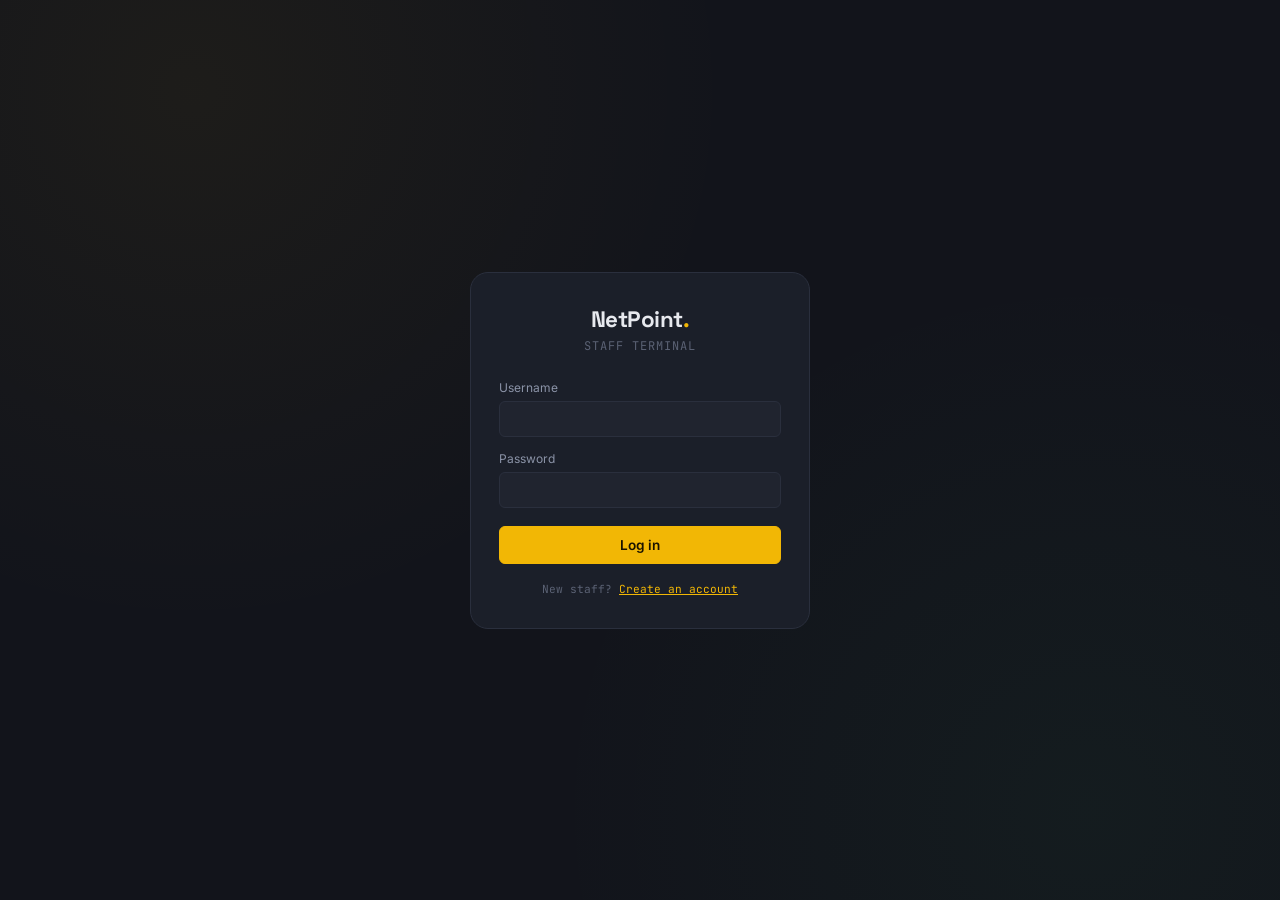
<file: index.html>
<!DOCTYPE html>
<html lang="en">
<head>
  <meta charset="UTF-8">
  <meta http-equiv="refresh" content="0; url=login.html">
  <title>NetPoint Café</title>
</head>
<body>
  <p>Redirecting to <a href="login.html">login</a>…</p>
</body>
</html>
</file>
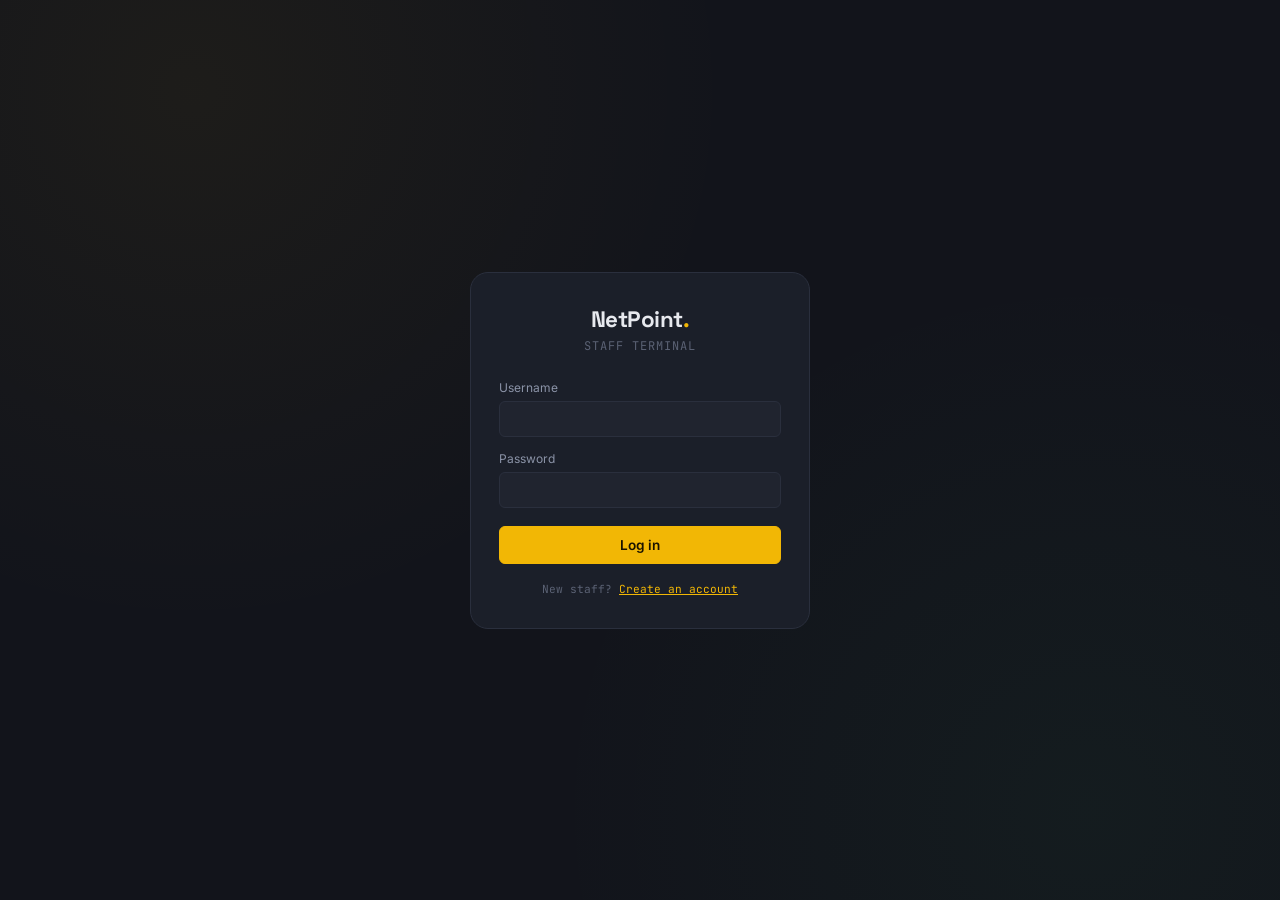
<file: dashboard.html>
<!DOCTYPE html>
<html lang="en">
<head>
<meta charset="UTF-8">
<meta name="viewport" content="width=device-width, initial-scale=1.0">
<title>NetPoint Café — Dashboard</title>
<link rel="preconnect" href="https://fonts.googleapis.com">
<link href="https://fonts.googleapis.com/css2?family=Space+Grotesk:wght@500;700&family=Inter:wght@400;500;600&family=JetBrains+Mono:wght@400;500&display=swap" rel="stylesheet">
<link rel="stylesheet" href="css/style.css">
</head>
<body>

  <div class="topbar">
    <div class="brand">
      <div class="brand-mark">NetPoint<span>.</span></div>
      <span class="brand-sub">Rental Console</span>
    </div>
    <div class="nav-tabs">
      <button class="active">Dashboard</button>
      <button onclick="window.location.href='manage.html'">Manage</button>
      <button onclick="window.location.href='pos.html'">POS</button>
    </div>
    <div class="user-chip">
      <span class="user-name">Signed in as <strong id="staffName">—</strong></span>
      <button class="logout-btn" id="logoutBtn">Log out</button>
    </div>
  </div>

  <main>
    <section>
      <div class="section-head">
        <h2>Stations</h2>
        <span class="section-count" id="stationCount"></span>
      </div>
      <div class="station-grid" id="stationGrid">
        <p class="state-msg">Loading stations…</p>
      </div>
    </section>

    <section>
      <div class="section-head">
        <h2>Recent Rentals</h2>
        <span class="section-count" id="historyCount"></span>
      </div>
      <table class="history-table">
        <thead>
          <tr>
            <th>Code</th>
            <th>PC</th>
            <th>Time In</th>
            <th>Time Out</th>
            <th>Duration</th>
            <th>Total</th>
            <th>Status</th>
          </tr>
        </thead>
        <tbody id="historyBody">
          <tr class="empty-row"><td colspan="7">Loading…</td></tr>
        </tbody>
      </table>
    </section>
  </main>

  <!-- Rent modal -->
  <div class="modal-overlay" id="rentModal" hidden>
    <div class="modal">
      <h3 id="rentModalTitle">Start Rental</h3>
      <p class="modal-sub" id="rentModalSub"></p>
      <div class="field">
        <label for="customerSelect">Customer (optional)</label>
        <select id="customerSelect">
          <option value="">Walk-in / no account</option>
        </select>
      </div>
      <div class="modal-actions">
        <button class="btn" id="rentCancelBtn">Cancel</button>
        <button class="btn btn-primary" id="rentConfirmBtn">Start Rental</button>
      </div>
    </div>
  </div>

  <!-- Checkout modal -->
  <div class="modal-overlay" id="checkoutModal" hidden>
    <div class="modal">
      <h3>End Rental</h3>
      <p class="modal-sub" id="checkoutModalSub">Confirm to check out and calculate the bill.</p>
      <div class="receipt" id="checkoutReceipt" style="display:none;"></div>
      <div class="modal-actions">
        <button class="btn" id="checkoutCancelBtn">Cancel</button>
        <button class="btn btn-primary" id="checkoutConfirmBtn">End Rental</button>
      </div>
    </div>
  </div>

  <div class="toast" id="toast"></div>

  <script src="js/dashboard.js"></script>
</body>
</html>
</file>
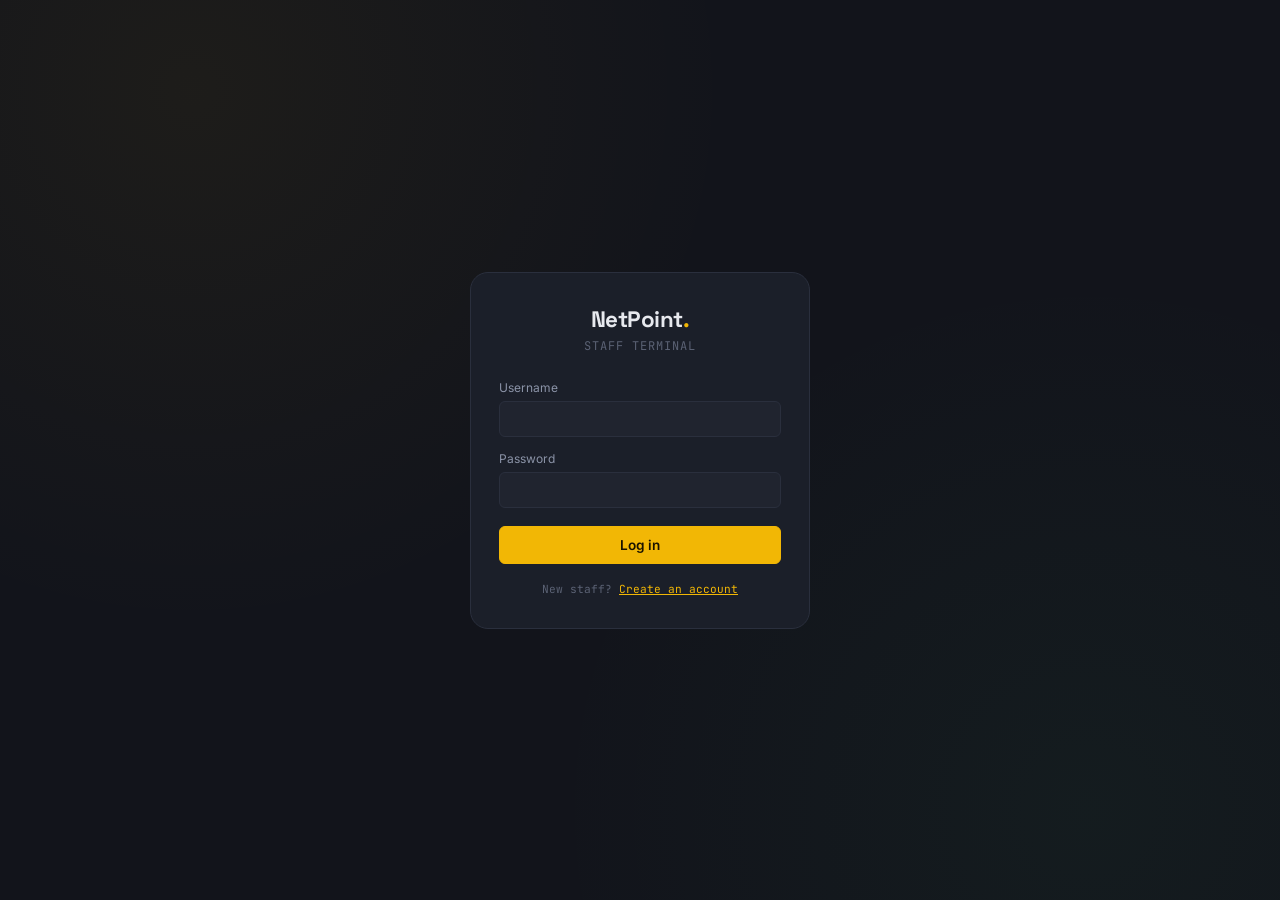
<file: login.html>
<!DOCTYPE html>
<html lang="en">
<head>
<meta charset="UTF-8">
<meta name="viewport" content="width=device-width, initial-scale=1.0">
<title>NetPoint Café — Staff Login</title>
<link rel="preconnect" href="https://fonts.googleapis.com">
<link href="https://fonts.googleapis.com/css2?family=Space+Grotesk:wght@500;700&family=Inter:wght@400;500;600&family=JetBrains+Mono:wght@400;500&display=swap" rel="stylesheet">
<link rel="stylesheet" href="css/style.css">
<style>
  body { display: flex; align-items: center; justify-content: center; }
  .login-card {
    width: 340px;
    background: var(--bg-elevated);
    border: 1px solid var(--border);
    border-radius: var(--radius-lg);
    padding: 32px 28px;
  }
  .login-mark { text-align: center; margin-bottom: 26px; }
  .login-mark .brand-mark { font-size: 1.4rem; }
  .login-mark .brand-sub { display: block; margin-top: 4px; }
  .login-error {
    background: var(--status-occupied-bg);
    color: var(--status-occupied);
    font-size: 0.8rem;
    padding: 10px 12px;
    border-radius: var(--radius-sm);
    margin-bottom: 14px;
    display: none;
  }
  .login-error.show { display: block; }
  .login-btn { width: 100%; margin-top: 4px; }
  .login-hint {
    text-align: center;
    margin-top: 18px;
    font-size: 0.7rem;
    font-family: var(--font-mono);
    color: var(--text-faint);
  }
</style>
</head>
<body>

  <div class="login-card">
    <div class="login-mark">
      <div class="brand-mark">NetPoint<span>.</span></div>
      <span class="brand-sub">Staff Terminal</span>
    </div>

    <div class="login-error" id="loginError"></div>

    <form id="loginForm">
      <div class="field">
        <label for="username">Username</label>
        <input type="text" id="username" autocomplete="username" required>
      </div>
      <div class="field">
        <label for="password">Password</label>
        <input type="password" id="password" autocomplete="current-password" required>
      </div>
      <button type="submit" class="btn btn-primary login-btn" id="loginBtn">Log in</button>
    </form>

    <div class="login-hint">New staff? <a href="signup.html" style="color:var(--accent);">Create an account</a></div>
  </div>

  <script src="js/login.js"></script>
</body>
</html>
</file>
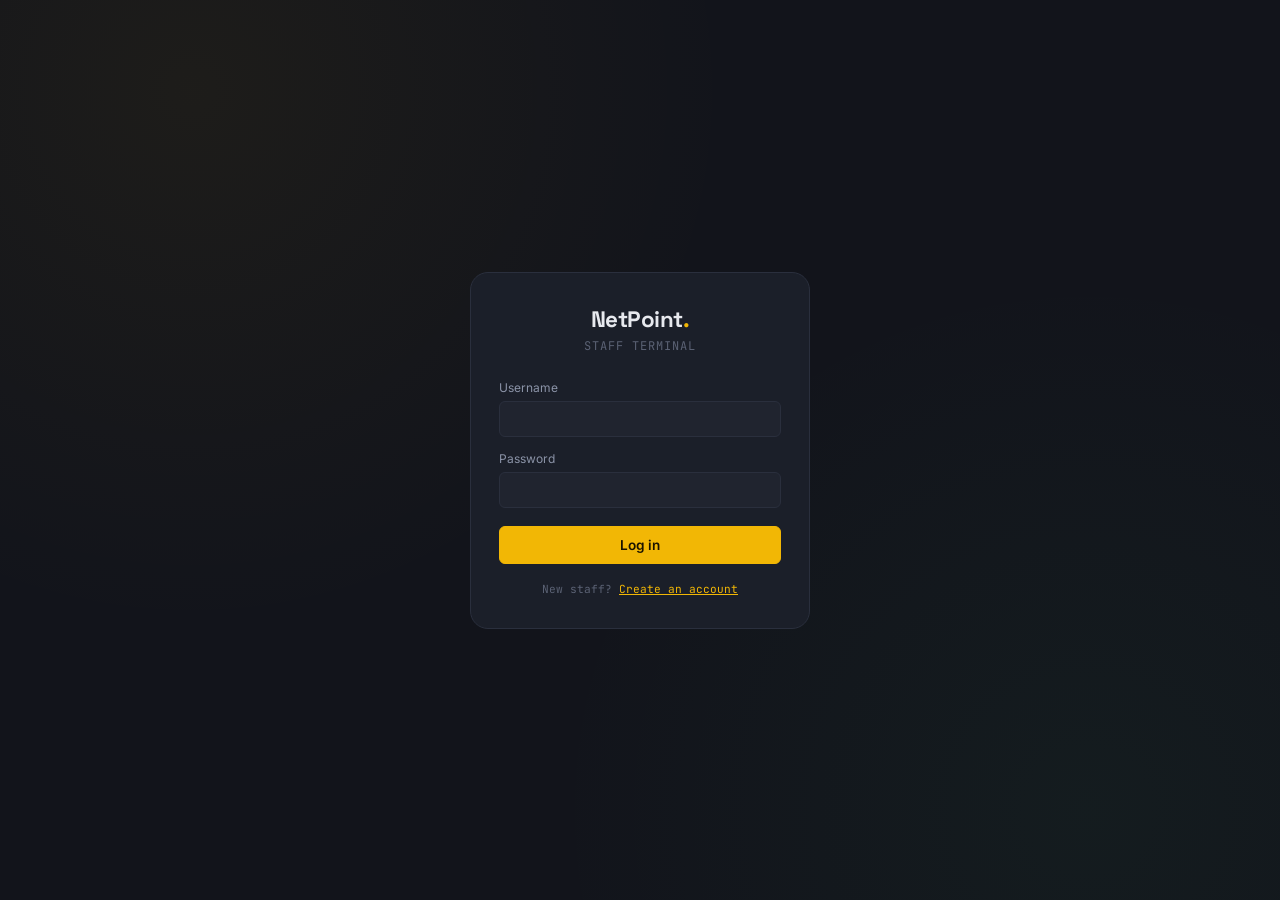
<file: manage.html>
<!DOCTYPE html>
<html lang="en">
<head>
<meta charset="UTF-8">
<meta name="viewport" content="width=device-width, initial-scale=1.0">
<title>NetPoint Café — Manage</title>
<link rel="preconnect" href="https://fonts.googleapis.com">
<link href="https://fonts.googleapis.com/css2?family=Space+Grotesk:wght@500;700&family=Inter:wght@400;500;600&family=JetBrains+Mono:wght@400;500&display=swap" rel="stylesheet">
<link rel="stylesheet" href="css/style.css">
<style>
  .manage-tabs {
    display: flex;
    gap: 4px;
    background: var(--bg-elevated);
    padding: 4px;
    border-radius: var(--radius-md);
    border: 1px solid var(--border);
    width: fit-content;
    margin-bottom: 24px;
  }
  .manage-tabs button {
    background: transparent; border: none; color: var(--text-muted);
    padding: 8px 18px; border-radius: var(--radius-sm); font-size: 0.875rem; cursor: pointer;
  }
  .manage-tabs button.active { background: var(--surface-hover); color: var(--accent); }
  .add-btn {
    background: var(--accent); border: 1px solid var(--accent); color: #1A1300;
    font-weight: 600; padding: 9px 16px; border-radius: var(--radius-sm);
    font-size: 0.85rem; cursor: pointer;
  }
  .add-btn:hover { background: #FFC61A; }
  .data-table { width: 100%; border-collapse: collapse; font-size: 0.8125rem; }
  .data-table th {
    text-align: left; font-family: var(--font-mono); font-size: 0.7rem; text-transform: uppercase;
    letter-spacing: 0.06em; color: var(--text-faint); padding: 10px 14px; border-bottom: 1px solid var(--border);
  }
  .data-table td { padding: 12px 14px; border-bottom: 1px solid var(--border); color: var(--text-muted); }
  .data-table td.mono { font-family: var(--font-mono); color: var(--text-primary); }
  .data-table tr:hover td { background: var(--surface); }
  .row-actions { display: flex; gap: 6px; }
  .row-actions button {
    background: transparent; border: 1px solid var(--border); color: var(--text-muted);
    padding: 5px 10px; border-radius: var(--radius-sm); font-size: 0.75rem; cursor: pointer;
  }
  .row-actions .edit-btn:hover { border-color: var(--accent); color: var(--accent); }
  .row-actions .delete-btn:hover { border-color: var(--status-occupied); color: var(--status-occupied); }
  .tiny-status {
    font-family: var(--font-mono); font-size: 0.7rem; padding: 2px 8px; border-radius: 20px;
  }
  .tiny-status.status-Available { color: var(--status-available); background: var(--status-available-bg); }
  .tiny-status.status-Occupied { color: var(--status-occupied); background: var(--status-occupied-bg); }
  .tiny-status.status-Maintenance { color: var(--status-maintenance); background: var(--status-maintenance-bg); }
</style>
</head>
<body>

  <div class="topbar">
    <div class="brand">
      <div class="brand-mark">NetPoint<span>.</span></div>
      <span class="brand-sub">Manage</span>
    </div>
    <div class="nav-tabs">
      <button onclick="window.location.href='dashboard.html'">Dashboard</button>
      <button class="active">Manage</button>
      <button onclick="window.location.href='pos.html'">POS</button>
    </div>
    <div class="user-chip">
      <span class="user-name">Signed in as <strong id="staffName">—</strong></span>
      <button class="logout-btn" id="logoutBtn">Log out</button>
    </div>
  </div>

  <main>
    <div class="manage-tabs">
      <button id="tabComputers" class="active">Computers</button>
      <button id="tabCustomers">Customers</button>
    </div>

    <!-- Computers panel -->
    <section id="panelComputers">
      <div class="section-head">
        <h2>Computers</h2>
        <button class="add-btn" id="addComputerBtn">+ Add Computer</button>
      </div>
      <table class="data-table">
        <thead>
          <tr><th>Number</th><th>Name</th><th>Specs</th><th>Rate/hr</th><th>Status</th><th></th></tr>
        </thead>
        <tbody id="computersBody">
          <tr class="empty-row"><td colspan="6">Loading…</td></tr>
        </tbody>
      </table>
    </section>

    <!-- Customers panel -->
    <section id="panelCustomers" style="display:none;">
      <div class="section-head">
        <h2>Customers</h2>
        <button class="add-btn" id="addCustomerBtn">+ Add Customer</button>
      </div>
      <table class="data-table">
        <thead>
          <tr><th>Name</th><th>Contact</th><th>Email</th><th>Wallet</th><th></th></tr>
        </thead>
        <tbody id="customersBody">
          <tr class="empty-row"><td colspan="5">Loading…</td></tr>
        </tbody>
      </table>
    </section>
  </main>

  <!-- Computer add/edit modal -->
  <div class="modal-overlay" id="computerModal" hidden>
    <div class="modal">
      <h3 id="computerModalTitle">Add Computer</h3>
      <p class="modal-sub">Station details</p>
      <div class="field"><label>Computer Number</label><input type="text" id="cf_number" placeholder="PC-11"></div>
      <div class="field"><label>Display Name</label><input type="text" id="cf_name" placeholder="Station 11"></div>
      <div class="field"><label>Specifications</label><input type="text" id="cf_specs" placeholder="Intel i5, 8GB RAM"></div>
      <div class="field"><label>Hourly Rate</label><input type="number" id="cf_rate" step="0.01" min="0" placeholder="20.00"></div>
      <div class="field">
        <label>Status</label>
        <select id="cf_status">
          <option value="Available">Available</option>
          <option value="Occupied">Occupied</option>
          <option value="Maintenance">Maintenance</option>
        </select>
      </div>
      <div class="modal-actions">
        <button class="btn" id="computerCancelBtn">Cancel</button>
        <button class="btn btn-primary" id="computerSaveBtn">Save</button>
      </div>
    </div>
  </div>

  <!-- Customer add/edit modal -->
  <div class="modal-overlay" id="customerModal" hidden>
    <div class="modal">
      <h3 id="customerModalTitle">Add Customer</h3>
      <p class="modal-sub">Customer details</p>
      <div class="field"><label>Full Name</label><input type="text" id="cu_name" placeholder="Jose Rizal"></div>
      <div class="field"><label>Contact Number</label><input type="text" id="cu_contact" placeholder="09171234567"></div>
      <div class="field"><label>Email</label><input type="email" id="cu_email" placeholder="jose@example.com"></div>
      <div class="modal-actions">
        <button class="btn" id="customerCancelBtn">Cancel</button>
        <button class="btn btn-primary" id="customerSaveBtn">Save</button>
      </div>
    </div>
  </div>

  <!-- Wallet load modal -->
  <div class="modal-overlay" id="walletModal" hidden>
    <div class="modal">
      <h3>Load Wallet</h3>
      <p class="modal-sub" id="walletModalSub"></p>
      <div class="field"><label>Amount to add</label><input type="number" id="wf_amount" step="0.01" min="0.01" placeholder="100.00"></div>
      <div class="field"><label>Note (optional)</label><input type="text" id="wf_note" placeholder="Counter top-up"></div>
      <div class="modal-actions">
        <button class="btn" id="walletCancelBtn">Cancel</button>
        <button class="btn btn-primary" id="walletSaveBtn">Load</button>
      </div>
    </div>
  </div>

  <div class="toast" id="toast"></div>

  <script src="js/manage.js"></script>
</body>
</html>
</file>
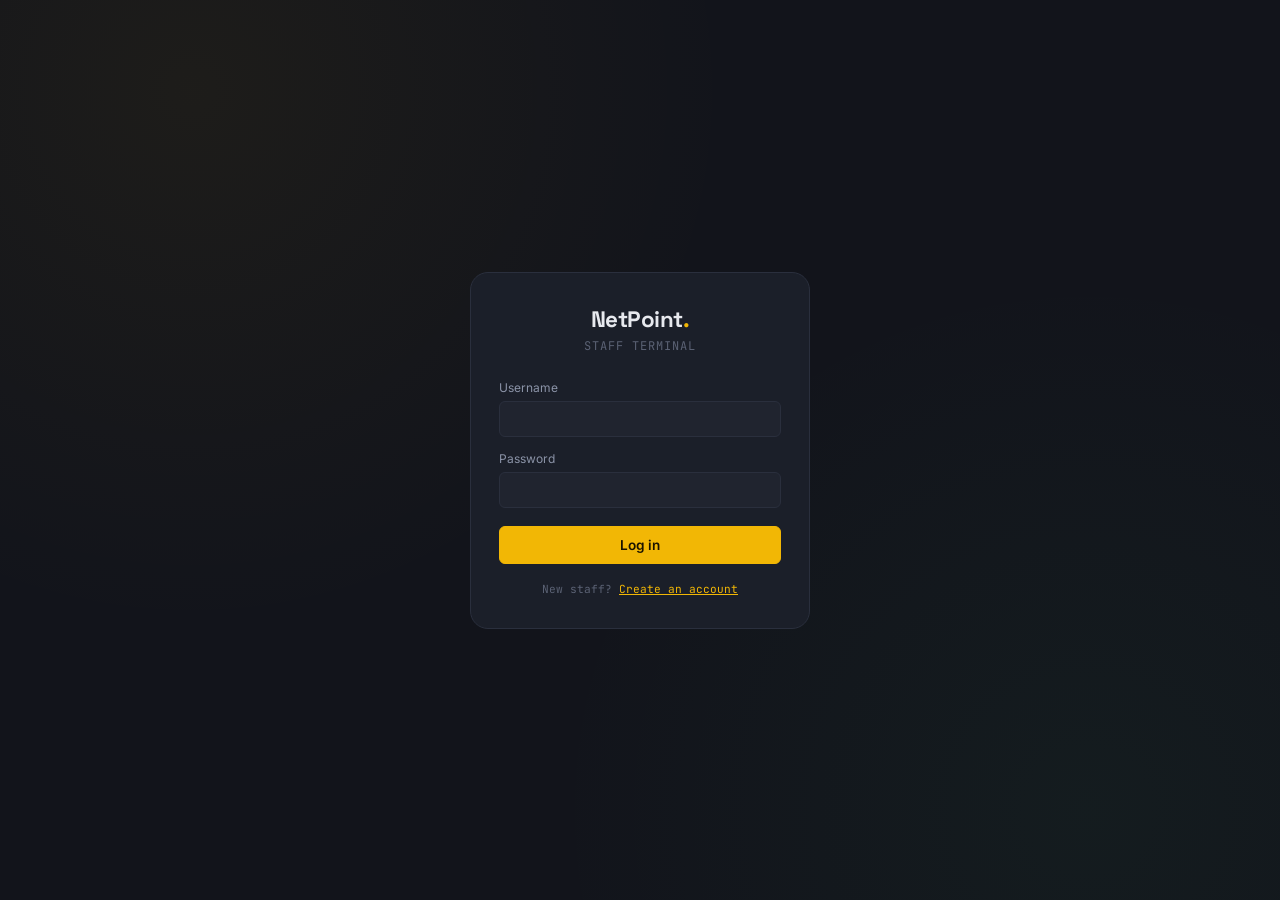
<file: pos.html>
<!DOCTYPE html>
<html lang="en">
<head>
<meta charset="UTF-8">
<meta name="viewport" content="width=device-width, initial-scale=1.0">
<title>NetPoint Café — POS</title>
<link rel="preconnect" href="https://fonts.googleapis.com">
<link href="https://fonts.googleapis.com/css2?family=Space+Grotesk:wght@500;700&family=Inter:wght@400;500;600&family=JetBrains+Mono:wght@400;500&display=swap" rel="stylesheet">
<link rel="stylesheet" href="css/style.css">
<style>
  .manage-tabs {
    display: flex; gap: 4px; background: var(--bg-elevated); padding: 4px;
    border-radius: var(--radius-md); border: 1px solid var(--border); width: fit-content; margin-bottom: 24px;
  }
  .manage-tabs button { background: transparent; border: none; color: var(--text-muted); padding: 8px 18px; border-radius: var(--radius-sm); font-size: 0.875rem; cursor: pointer; }
  .manage-tabs button.active { background: var(--surface-hover); color: var(--accent); }
  .add-btn { background: var(--accent); border: 1px solid var(--accent); color: #1A1300; font-weight: 600; padding: 9px 16px; border-radius: var(--radius-sm); font-size: 0.85rem; cursor: pointer; }
  .add-btn:hover { background: #FFC61A; }
  .data-table { width: 100%; border-collapse: collapse; font-size: 0.8125rem; }
  .data-table th { text-align: left; font-family: var(--font-mono); font-size: 0.7rem; text-transform: uppercase; letter-spacing: 0.06em; color: var(--text-faint); padding: 10px 14px; border-bottom: 1px solid var(--border); }
  .data-table td { padding: 12px 14px; border-bottom: 1px solid var(--border); color: var(--text-muted); }
  .data-table td.mono { font-family: var(--font-mono); color: var(--text-primary); }
  .data-table tr:hover td { background: var(--surface); }
  .row-actions { display: flex; gap: 6px; }
  .row-actions button { background: transparent; border: 1px solid var(--border); color: var(--text-muted); padding: 5px 10px; border-radius: var(--radius-sm); font-size: 0.75rem; cursor: pointer; }
  .row-actions .edit-btn:hover { border-color: var(--accent); color: var(--accent); }
  .row-actions .delete-btn:hover { border-color: var(--status-occupied); color: var(--status-occupied); }
  .low-stock { color: var(--status-occupied); }

  .sell-panel {
    max-width: 420px;
    background: var(--surface);
    border: 1px solid var(--border);
    border-radius: var(--radius-md);
    padding: 22px;
  }
  .sell-panel h3 { font-size: 1rem; margin-bottom: 4px; }
  .sell-panel .modal-sub { font-size: 0.8rem; color: var(--text-muted); margin-bottom: 18px; }
  .pay-toggle { display: flex; gap: 8px; margin-bottom: 4px; }
  .pay-toggle button {
    flex: 1; padding: 9px; border-radius: var(--radius-sm); border: 1px solid var(--border);
    background: transparent; color: var(--text-muted); font-size: 0.8rem; cursor: pointer;
  }
  .pay-toggle button.active { border-color: var(--accent); color: var(--accent); background: var(--accent-soft); }
</style>
</head>
<body>

  <div class="topbar">
    <div class="brand">
      <div class="brand-mark">NetPoint<span>.</span></div>
      <span class="brand-sub">Point of Sale</span>
    </div>
    <div class="nav-tabs">
      <button onclick="window.location.href='dashboard.html'">Dashboard</button>
      <button onclick="window.location.href='manage.html'">Manage</button>
      <button class="active">POS</button>
    </div>
    <div class="user-chip">
      <span class="user-name">Signed in as <strong id="staffName">—</strong></span>
      <button class="logout-btn" id="logoutBtn">Log out</button>
    </div>
  </div>

  <main>
    <div class="manage-tabs">
      <button id="tabSell" class="active">Sell</button>
      <button id="tabProducts">Products</button>
      <button id="tabSalesHistory">Sales History</button>
    </div>

    <!-- Sell panel -->
    <section id="panelSell">
      <div class="sell-panel">
        <h3>New Sale</h3>
        <p class="modal-sub">Ring up a snack, drink, or accessory.</p>

        <div class="field">
          <label>Product</label>
          <select id="sell_product"></select>
        </div>
        <div class="field">
          <label>Quantity</label>
          <input type="number" id="sell_qty" value="1" min="1">
        </div>
        <div class="field">
          <label>Customer (required for Wallet payment)</label>
          <select id="sell_customer">
            <option value="">Walk-in / no account</option>
          </select>
        </div>
        <div class="field">
          <label>Payment method</label>
          <div class="pay-toggle">
            <button type="button" class="active" data-method="Cash" id="payCashBtn">Cash</button>
            <button type="button" data-method="Wallet" id="payWalletBtn">Wallet</button>
          </div>
        </div>

        <div class="receipt" id="sellReceipt" style="display:none; margin-bottom: 14px;"></div>

        <button class="btn btn-primary" id="sellConfirmBtn" style="width:100%;">Complete Sale</button>
      </div>
    </section>

    <!-- Products panel -->
    <section id="panelProducts" style="display:none;">
      <div class="section-head">
        <h2>Products</h2>
        <button class="add-btn" id="addProductBtn">+ Add Product</button>
      </div>
      <table class="data-table">
        <thead><tr><th>Name</th><th>Category</th><th>Price</th><th>Stock</th><th></th></tr></thead>
        <tbody id="productsBody"><tr class="empty-row"><td colspan="5">Loading…</td></tr></tbody>
      </table>
    </section>

    <!-- Sales history panel -->
    <section id="panelSalesHistory" style="display:none;">
      <div class="section-head">
        <h2>Sales History</h2>
        <span class="section-count" id="salesCount"></span>
      </div>
      <table class="data-table">
        <thead><tr><th>Date</th><th>Product</th><th>Qty</th><th>Subtotal</th><th>Payment</th></tr></thead>
        <tbody id="salesBody"><tr class="empty-row"><td colspan="5">Loading…</td></tr></tbody>
      </table>
    </section>
  </main>

  <!-- Product add/edit modal -->
  <div class="modal-overlay" id="productModal" hidden>
    <div class="modal">
      <h3 id="productModalTitle">Add Product</h3>
      <p class="modal-sub">Item details</p>
      <div class="field"><label>Product Name</label><input type="text" id="pf_name" placeholder="Chips"></div>
      <div class="field"><label>Category</label><input type="text" id="pf_category" placeholder="Snack"></div>
      <div class="field"><label>Price</label><input type="number" id="pf_price" step="0.01" min="0" placeholder="25.00"></div>
      <div class="field"><label>Stock Quantity</label><input type="number" id="pf_stock" min="0" placeholder="50"></div>
      <div class="modal-actions">
        <button class="btn" id="productCancelBtn">Cancel</button>
        <button class="btn btn-primary" id="productSaveBtn">Save</button>
      </div>
    </div>
  </div>

  <div class="toast" id="toast"></div>

  <script src="js/pos.js"></script>
</body>
</html>
</file>
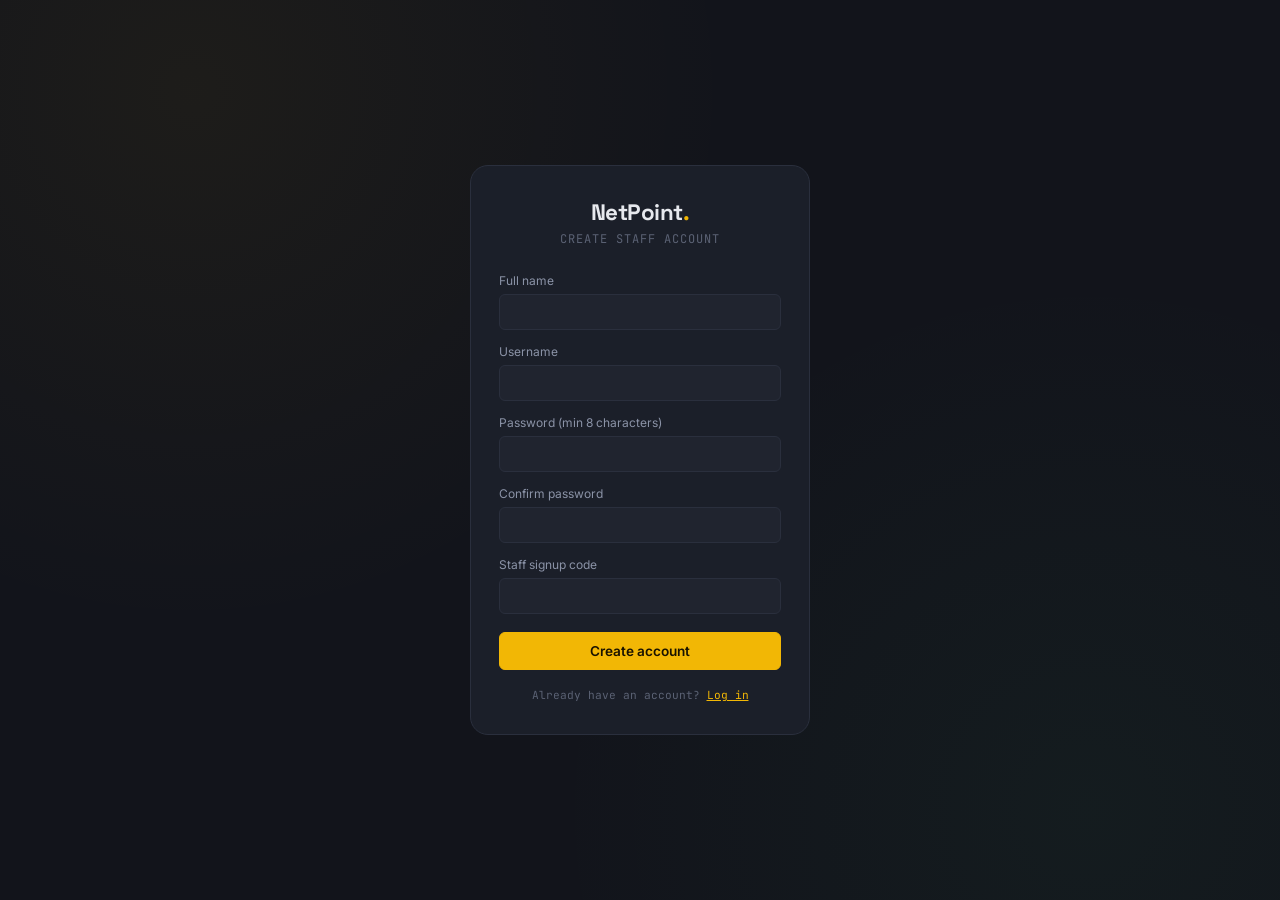
<file: signup.html>
<!DOCTYPE html>
<html lang="en">
<head>
<meta charset="UTF-8">
<meta name="viewport" content="width=device-width, initial-scale=1.0">
<title>NetPoint Café — Create Account</title>
<link rel="preconnect" href="https://fonts.googleapis.com">
<link href="https://fonts.googleapis.com/css2?family=Space+Grotesk:wght@500;700&family=Inter:wght@400;500;600&family=JetBrains+Mono:wght@400;500&display=swap" rel="stylesheet">
<link rel="stylesheet" href="css/style.css">
<style>
  body { display: flex; align-items: center; justify-content: center; }
  .login-card {
    width: 340px;
    background: var(--bg-elevated);
    border: 1px solid var(--border);
    border-radius: var(--radius-lg);
    padding: 32px 28px;
  }
  .login-mark { text-align: center; margin-bottom: 26px; }
  .login-mark .brand-mark { font-size: 1.4rem; }
  .login-mark .brand-sub { display: block; margin-top: 4px; }
  .signup-error {
    background: var(--status-occupied-bg);
    color: var(--status-occupied);
    font-size: 0.8rem;
    padding: 10px 12px;
    border-radius: var(--radius-sm);
    margin-bottom: 14px;
    display: none;
  }
  .signup-error.show { display: block; }
  .login-btn { width: 100%; margin-top: 4px; }
  .login-hint {
    text-align: center;
    margin-top: 18px;
    font-size: 0.7rem;
    font-family: var(--font-mono);
    color: var(--text-faint);
  }
</style>
</head>
<body>

  <div class="login-card">
    <div class="login-mark">
      <div class="brand-mark">NetPoint<span>.</span></div>
      <span class="brand-sub">Create staff account</span>
    </div>

    <div class="login-error" id="signupError"></div>

    <form id="signupForm">
      <div class="field">
        <label for="name">Full name</label>
        <input type="text" id="name" autocomplete="name" maxlength="100" required>
      </div>
      <div class="field">
        <label for="username">Username</label>
        <input type="text" id="username" autocomplete="username" minlength="3" maxlength="50" required>
      </div>
      <div class="field">
        <label for="password">Password (min 8 characters)</label>
        <input type="password" id="password" autocomplete="new-password" minlength="8" required>
      </div>
      <div class="field">
        <label for="confirm">Confirm password</label>
        <input type="password" id="confirm" autocomplete="new-password" minlength="8" required>
      </div>
      <div class="field">
        <label for="signup_code">Staff signup code</label>
        <input type="password" id="signup_code" autocomplete="off" required>
      </div>
      <button type="submit" class="btn btn-primary login-btn" id="signupBtn">Create account</button>
    </form>

    <div class="login-hint">Already have an account? <a href="login.html" style="color:var(--accent);">Log in</a></div>
  </div>

  <script src="js/signup.js"></script>
</body>
</html>
</file>
<file: css/style.css>
:root {
  --bg:            #12141B;
  --bg-elevated:   #1B1F29;
  --surface:       #20242F;
  --surface-hover: #262B38;
  --border:        #2A2F3D;

  --text-primary:  #E7E9EE;
  --text-muted:    #8B93A7;
  --text-faint:    #5B6274;

  --accent:        #F2B705;
  --accent-dim:    #B8890A;
  --accent-soft:   rgba(242, 183, 5, 0.12);

  --status-available:   #4ADE80;
  --status-available-bg: rgba(74, 222, 128, 0.10);
  --status-occupied:    #F87171;
  --status-occupied-bg: rgba(248, 113, 113, 0.10);
  --status-maintenance: #6B7280;
  --status-maintenance-bg: rgba(107, 114, 128, 0.12);

  --radius-sm: 6px;
  --radius-md: 12px;
  --radius-lg: 18px;

  --font-display: 'Space Grotesk', 'Segoe UI', sans-serif;
  --font-body: 'Inter', 'Segoe UI', sans-serif;
  --font-mono: 'JetBrains Mono', 'Consolas', monospace;
}

* { box-sizing: border-box; }

html, body {
  margin: 0;
  padding: 0;
  background: var(--bg);
  color: var(--text-primary);
  font-family: var(--font-body);
  min-height: 100vh;
}

body {
  background-image:
    radial-gradient(circle at 15% 10%, rgba(242,183,5,0.05), transparent 40%),
    radial-gradient(circle at 85% 90%, rgba(74,222,128,0.04), transparent 40%);
}

h1, h2, h3 { font-family: var(--font-display); margin: 0; letter-spacing: -0.01em; }
p { margin: 0; }
button { font-family: var(--font-body); }

::selection { background: var(--accent-soft); color: var(--accent); }

/* Focus visibility - accessibility floor */
a:focus-visible, button:focus-visible, input:focus-visible, select:focus-visible {
  outline: 2px solid var(--accent);
  outline-offset: 2px;
}

@media (prefers-reduced-motion: reduce) {
  * { animation-duration: 0.001ms !important; transition-duration: 0.001ms !important; }
}

/* ---------- Layout shell ---------- */

.topbar {
  display: flex;
  align-items: center;
  justify-content: space-between;
  padding: 18px 32px;
  border-bottom: 1px solid var(--border);
  background: rgba(18, 20, 27, 0.85);
  backdrop-filter: blur(8px);
  position: sticky;
  top: 0;
  z-index: 10;
}

.brand {
  display: flex;
  align-items: baseline;
  gap: 10px;
}

.brand-mark {
  font-family: var(--font-display);
  font-weight: 700;
  font-size: 1.25rem;
  letter-spacing: -0.02em;
}

.brand-mark span { color: var(--accent); }

.brand-sub {
  font-size: 0.75rem;
  color: var(--text-faint);
  font-family: var(--font-mono);
  text-transform: uppercase;
  letter-spacing: 0.08em;
}

.nav-tabs {
  display: flex;
  gap: 4px;
  background: var(--bg-elevated);
  padding: 4px;
  border-radius: var(--radius-md);
  border: 1px solid var(--border);
}

.nav-tabs button {
  background: transparent;
  border: none;
  color: var(--text-muted);
  padding: 8px 16px;
  border-radius: var(--radius-sm);
  font-size: 0.875rem;
  cursor: pointer;
  transition: background 0.15s, color 0.15s;
}

.nav-tabs button:hover { color: var(--text-primary); }

.nav-tabs button.active {
  background: var(--surface-hover);
  color: var(--accent);
}

.user-chip {
  display: flex;
  align-items: center;
  gap: 12px;
}

.user-name {
  font-size: 0.875rem;
  color: var(--text-muted);
}

.user-name strong { color: var(--text-primary); font-weight: 600; }

.logout-btn {
  background: transparent;
  border: 1px solid var(--border);
  color: var(--text-muted);
  padding: 7px 14px;
  border-radius: var(--radius-sm);
  font-size: 0.8125rem;
  cursor: pointer;
  transition: border-color 0.15s, color 0.15s;
}

.logout-btn:hover { border-color: var(--status-occupied); color: var(--status-occupied); }

main {
  max-width: 1200px;
  margin: 0 auto;
  padding: 32px;
}

.section-head {
  display: flex;
  align-items: baseline;
  justify-content: space-between;
  margin-bottom: 20px;
}

.section-head h2 { font-size: 1.1rem; font-weight: 600; }

.section-count {
  font-family: var(--font-mono);
  font-size: 0.75rem;
  color: var(--text-faint);
}

/* ---------- Signature element: the terminal card ---------- */

.station-grid {
  display: grid;
  grid-template-columns: repeat(auto-fill, minmax(190px, 1fr));
  gap: 16px;
  margin-bottom: 44px;
}

.terminal-card {
  background: var(--surface);
  border: 1px solid var(--border);
  border-radius: var(--radius-lg) var(--radius-lg) var(--radius-sm) var(--radius-sm);
  padding: 18px 16px 14px;
  position: relative;
  transition: transform 0.15s ease, border-color 0.15s ease;
  cursor: default;
}

.terminal-card:hover { transform: translateY(-2px); border-color: var(--text-faint); }

/* the "monitor stand" - the signature visual detail */
.terminal-card::after {
  content: "";
  position: absolute;
  bottom: -7px;
  left: 50%;
  transform: translateX(-50%);
  width: 34px;
  height: 7px;
  background: var(--bg-elevated);
  border: 1px solid var(--border);
  border-top: none;
  border-radius: 0 0 4px 4px;
}

.terminal-card .led {
  position: absolute;
  top: 16px;
  right: 16px;
  width: 8px;
  height: 8px;
  border-radius: 50%;
}

.terminal-card.status-available .led { background: var(--status-available); box-shadow: 0 0 8px var(--status-available); }
.terminal-card.status-occupied .led { background: var(--status-occupied); box-shadow: 0 0 8px var(--status-occupied); animation: pulse 1.8s ease-in-out infinite; }
.terminal-card.status-maintenance .led { background: var(--status-maintenance); }

@keyframes pulse {
  0%, 100% { opacity: 1; }
  50% { opacity: 0.35; }
}

.terminal-card .pc-number {
  font-family: var(--font-mono);
  font-size: 0.7rem;
  color: var(--text-faint);
  letter-spacing: 0.05em;
  text-transform: uppercase;
}

.terminal-card .pc-name {
  font-family: var(--font-display);
  font-size: 1.05rem;
  font-weight: 600;
  margin: 4px 0 8px;
}

.terminal-card .pc-specs {
  font-size: 0.75rem;
  color: var(--text-muted);
  line-height: 1.4;
  min-height: 32px;
}

.terminal-card .pc-rate {
  font-family: var(--font-mono);
  font-size: 0.8rem;
  color: var(--accent);
  margin-top: 10px;
}

.status-badge {
  display: inline-block;
  font-size: 0.65rem;
  font-family: var(--font-mono);
  text-transform: uppercase;
  letter-spacing: 0.06em;
  padding: 3px 8px;
  border-radius: 20px;
  margin-top: 12px;
}

.status-available .status-badge { color: var(--status-available); background: var(--status-available-bg); }
.status-occupied .status-badge { color: var(--status-occupied); background: var(--status-occupied-bg); }
.status-maintenance .status-badge { color: var(--status-maintenance); background: var(--status-maintenance-bg); }

.elapsed {
  font-family: var(--font-mono);
  font-size: 0.7rem;
  color: var(--text-faint);
  margin-top: 6px;
}

.card-action {
  width: 100%;
  margin-top: 12px;
  padding: 8px;
  border-radius: var(--radius-sm);
  border: 1px solid var(--border);
  background: transparent;
  color: var(--text-muted);
  font-size: 0.8rem;
  cursor: pointer;
  transition: all 0.15s;
}

.status-available .card-action { border-color: var(--accent-dim); color: var(--accent); }
.status-available .card-action:hover { background: var(--accent-soft); }

.status-occupied .card-action { border-color: var(--status-occupied); color: var(--status-occupied); }
.status-occupied .card-action:hover { background: var(--status-occupied-bg); }

.status-maintenance .card-action { opacity: 0.4; cursor: not-allowed; }

/* ---------- History table ---------- */

.history-table {
  width: 100%;
  border-collapse: collapse;
  font-size: 0.8125rem;
}

.history-table th {
  text-align: left;
  font-family: var(--font-mono);
  font-size: 0.7rem;
  text-transform: uppercase;
  letter-spacing: 0.06em;
  color: var(--text-faint);
  padding: 10px 14px;
  border-bottom: 1px solid var(--border);
}

.history-table td {
  padding: 12px 14px;
  border-bottom: 1px solid var(--border);
  color: var(--text-muted);
}

.history-table td.mono { font-family: var(--font-mono); color: var(--text-primary); }
.history-table tr:hover td { background: var(--surface); }

.empty-row td {
  text-align: center;
  padding: 32px;
  color: var(--text-faint);
  font-style: italic;
}

/* ---------- Modal ---------- */

.modal-overlay {
  position: fixed;
  inset: 0;
  background: rgba(0,0,0,0.6);
  display: flex;
  align-items: center;
  justify-content: center;
  z-index: 100;
}

.modal-overlay[hidden] { display: none; }

.modal {
  background: var(--bg-elevated);
  border: 1px solid var(--border);
  border-radius: var(--radius-md);
  padding: 24px;
  width: 340px;
  max-width: 90vw;
}

.modal h3 { font-size: 1rem; margin-bottom: 4px; }
.modal .modal-sub { font-size: 0.8rem; color: var(--text-muted); margin-bottom: 18px; }

.field { margin-bottom: 14px; }
.field label {
  display: block;
  font-size: 0.75rem;
  color: var(--text-muted);
  margin-bottom: 6px;
}
.field select, .field input {
  width: 100%;
  padding: 9px 10px;
  background: var(--surface);
  border: 1px solid var(--border);
  border-radius: var(--radius-sm);
  color: var(--text-primary);
  font-size: 0.875rem;
}

.modal-actions {
  display: flex;
  gap: 8px;
  margin-top: 20px;
}

.btn {
  flex: 1;
  padding: 10px;
  border-radius: var(--radius-sm);
  border: 1px solid var(--border);
  background: transparent;
  color: var(--text-muted);
  font-size: 0.85rem;
  cursor: pointer;
}

.btn-primary {
  background: var(--accent);
  border-color: var(--accent);
  color: #1A1300;
  font-weight: 600;
}

.btn-primary:hover { background: #FFC61A; }
.btn:not(.btn-primary):hover { border-color: var(--text-faint); color: var(--text-primary); }

.receipt {
  background: var(--surface);
  border: 1px dashed var(--border);
  border-radius: var(--radius-sm);
  padding: 14px;
  font-family: var(--font-mono);
  font-size: 0.8rem;
  color: var(--text-primary);
  margin-top: 4px;
}

.receipt .row { display: flex; justify-content: space-between; margin-bottom: 6px; }
.receipt .row.total { border-top: 1px solid var(--border); margin-top: 8px; padding-top: 8px; color: var(--accent); font-weight: 600; }

.toast {
  position: fixed;
  bottom: 24px;
  right: 24px;
  background: var(--bg-elevated);
  border: 1px solid var(--border);
  border-left: 3px solid var(--accent);
  padding: 12px 18px;
  border-radius: var(--radius-sm);
  font-size: 0.85rem;
  z-index: 200;
  transform: translateY(8px);
  opacity: 0;
  transition: transform 0.2s, opacity 0.2s;
}

.toast.show { transform: translateY(0); opacity: 1; }
.toast.error { border-left-color: var(--status-occupied); }

.state-msg { color: var(--text-faint); font-size: 0.85rem; padding: 20px 0; }
</file>
